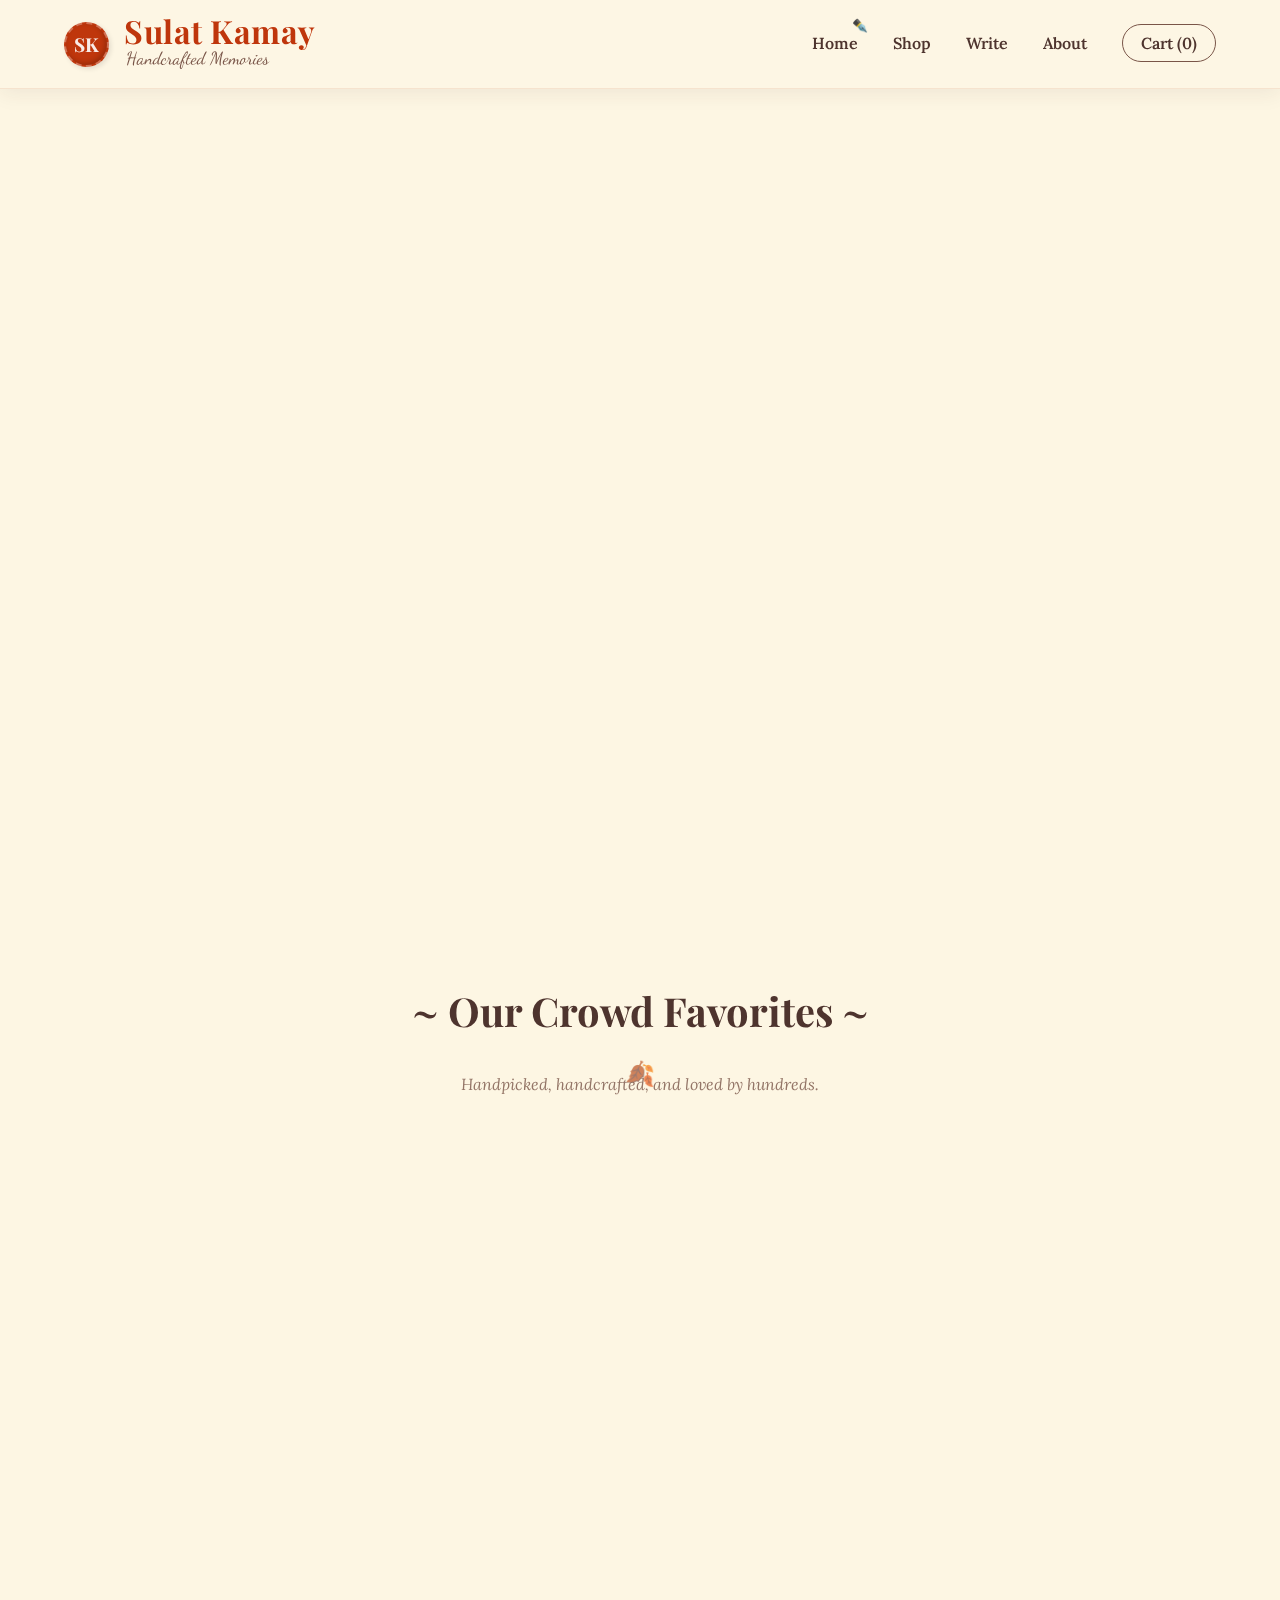
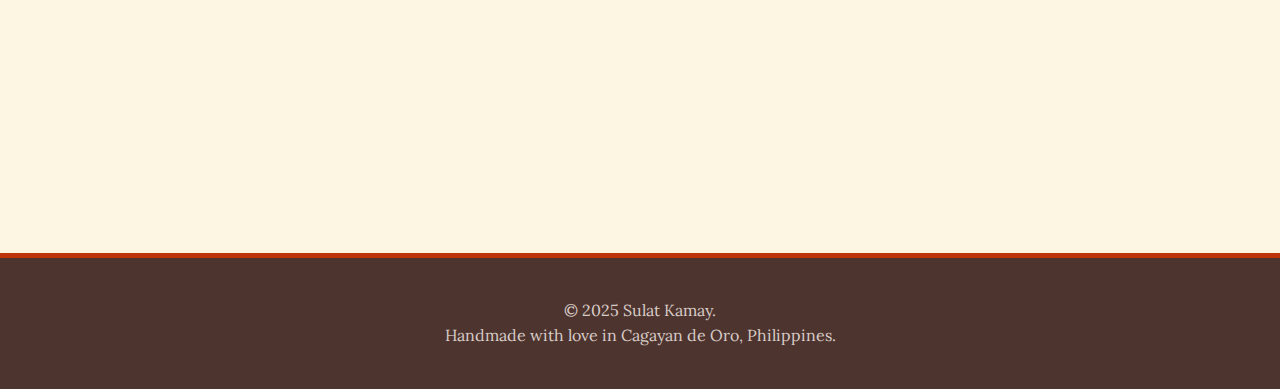
<file: index.html>
<!DOCTYPE html>
<html lang="en">
<head>
    <meta charset="UTF-8">
    <meta name="viewport" content="width=device-width, initial-scale=1.0">
    <title>Sulat Kamay | Handcrafted Memories</title>
    <link rel="stylesheet" href="style.css">
    <link rel="preconnect" href="https://fonts.googleapis.com">
    <link rel="preconnect" href="https://fonts.gstatic.com" crossorigin>
    <link href="https://fonts.googleapis.com/css2?family=Dancing+Script:wght@500;700&family=Lora:ital,wght@0,400;0,600;1,400&family=Playfair+Display:wght@700&display=swap" rel="stylesheet">
</head>
<body>

    <!-- Falling Leaves Background Animation -->
    <div class="autumn-bg">
        <div class="leaf"></div>
        <div class="leaf"></div>
        <div class="leaf"></div>
        <div class="leaf"></div>
    </div>

    <!-- Navigation Header -->
    <nav>
        <div class="brand-container" onclick="window.location.href='index.html'">
            <div class="wax-seal-logo">SK</div>
            <div class="logo-text">
                <h1 class="main-logo">Sulat Kamay</h1>
                <span class="tagline">Handcrafted Memories</span>
            </div>
        </div>

        <ul class="nav-links">
            <li><a href="index.html" class="active">Home</a></li>
            <li><a href="shop.html">Shop</a></li>
            <li><a href="customize.html">Write</a></li>
            <li><a href="about.html">About</a></li>
            <li><a href="#" id="cart-btn" class="cart-link">Cart (<span id="cart-count">0</span>)</a></li>
        </ul>
    </nav>

    <!-- Hero Section: The "Desk Flatlay" -->
    <header class="hero">
        <!-- Scattered Decor -->
        <img src="assets/polaroids.jpg" class="desk-decor decor-1" alt="Memory" onerror="this.style.display='none'">
        <img src="assets/giftbox-love.jpg" class="desk-decor decor-2" alt="Love Box" onerror="this.style.display='none'">
        <img src="assets/addon-bouquet.jpg" class="desk-decor decor-3" alt="Dried Flower" onerror="this.style.display='none'">

        <!-- The Main Letter Paper -->
        <div class="hero-paper">
            <div class="coffee-stain"></div>
            <div class="handwriting-container">
                <span id="typing-text"></span><span class="cursor"></span>
            </div>
            <!-- Intriguing Bottom Section -->
            <div class="static-hero-text">
                <h3 class="hero-tagline">Don't let the moment fade.</h3>
                <p class="hero-subtext">
                    Some words are too precious to be left unsaid.<br>
                    We help you package your memories with the warmth they deserve.
                </p>
                <a href="shop.html" class="cta-button">Send a Keepsake</a>
            </div>
        </div>
    </header>

    <!-- Best Sellers Section (Enhanced Layout) -->
    <section class="featured">
        <div class="section-header">
            <h2>~ Our Crowd Favorites ~</h2>
            <p class="section-subtitle">Handpicked, handcrafted, and loved by hundreds.</p>
        </div>

        <div class="highlight-grid">
            <!-- Product 1: Curated Box Love -->
            <div class="highlight-card best-seller">
                <div class="tape-strip"></div>
                <div class="badge-ribbon">Top Pick</div>
                <div class="polaroid-frame">
                    <img src="assets/giftbox-love.jpg" alt="Love Box" onerror="this.src='https://via.placeholder.com/300?text=Love+Box'">
                </div>
                <div class="product-details">
                    <div class="rating">★★★★★ <span class="review-count">(124 reviews)</span></div>
                    <h3>Curated Box "Love"</h3>
                    <p class="why-love"><strong>Why it's a favorite:</strong> The ultimate romantic gesture. Includes everything to make them feel truly special.</p>
                    <div class="price-row">
                        <span class="price-highlight">P280.00</span>
                        <button class="shop-now-btn" onclick="addToCart(1)">Add to Box ➝</button>
                    </div>
                </div>
            </div>

            <!-- Product 2: Curated Box Cute -->
            <div class="highlight-card">
                <div class="tape-strip"></div>
                <div class="polaroid-frame">
                    <img src="assets/giftbox-cute.jpg" alt="Cute Box" onerror="this.src='https://via.placeholder.com/300?text=Cute+Box'">
                </div>
                <div class="product-details">
                    <div class="rating">★★★★★ <span class="review-count">(89 reviews)</span></div>
                    <h3>Curated Box "Cute"</h3>
                    <p class="why-love"><strong>Why it's a favorite:</strong> Sweet, simple, and budget-friendly. Perfect for "just because" moments.</p>
                    <div class="price-row">
                        <span class="price-highlight">P190.00</span>
                        <button class="shop-now-btn" onclick="addToCart(2)">Add to Box ➝</button>
                    </div>
                </div>
            </div>
        </div>
    </section>

    <footer>
        <p>&copy; 2025 Sulat Kamay. <br>Handmade with love in Cagayan de Oro, Philippines.</p>
    </footer>

    <!-- Enhanced Cart Modal -->
    <div id="cart-modal" class="modal">
        <div class="modal-content">
            <span class="close">&times;</span>
            <div class="modal-header">
                <h2>Your Keepsake Box</h2>
                <p>Memories collected so far...</p>
            </div>
            <ul id="cart-items">
                <!-- JS will inject items here -->
            </ul>
            <div class="cart-summary">
                <div class="total-row">
                    <span>Total:</span>
                    <strong>P<span id="cart-total">0.00</span></strong>
                </div>
                <button class="cta-button" style="width:100%" onclick="alert('Screenshot this list and DM it to us on Instagram!')">Checkout via DM</button>
            </div>
        </div>
    </div>

    <script src="script.js"></script>
</body>
</html>
</file>
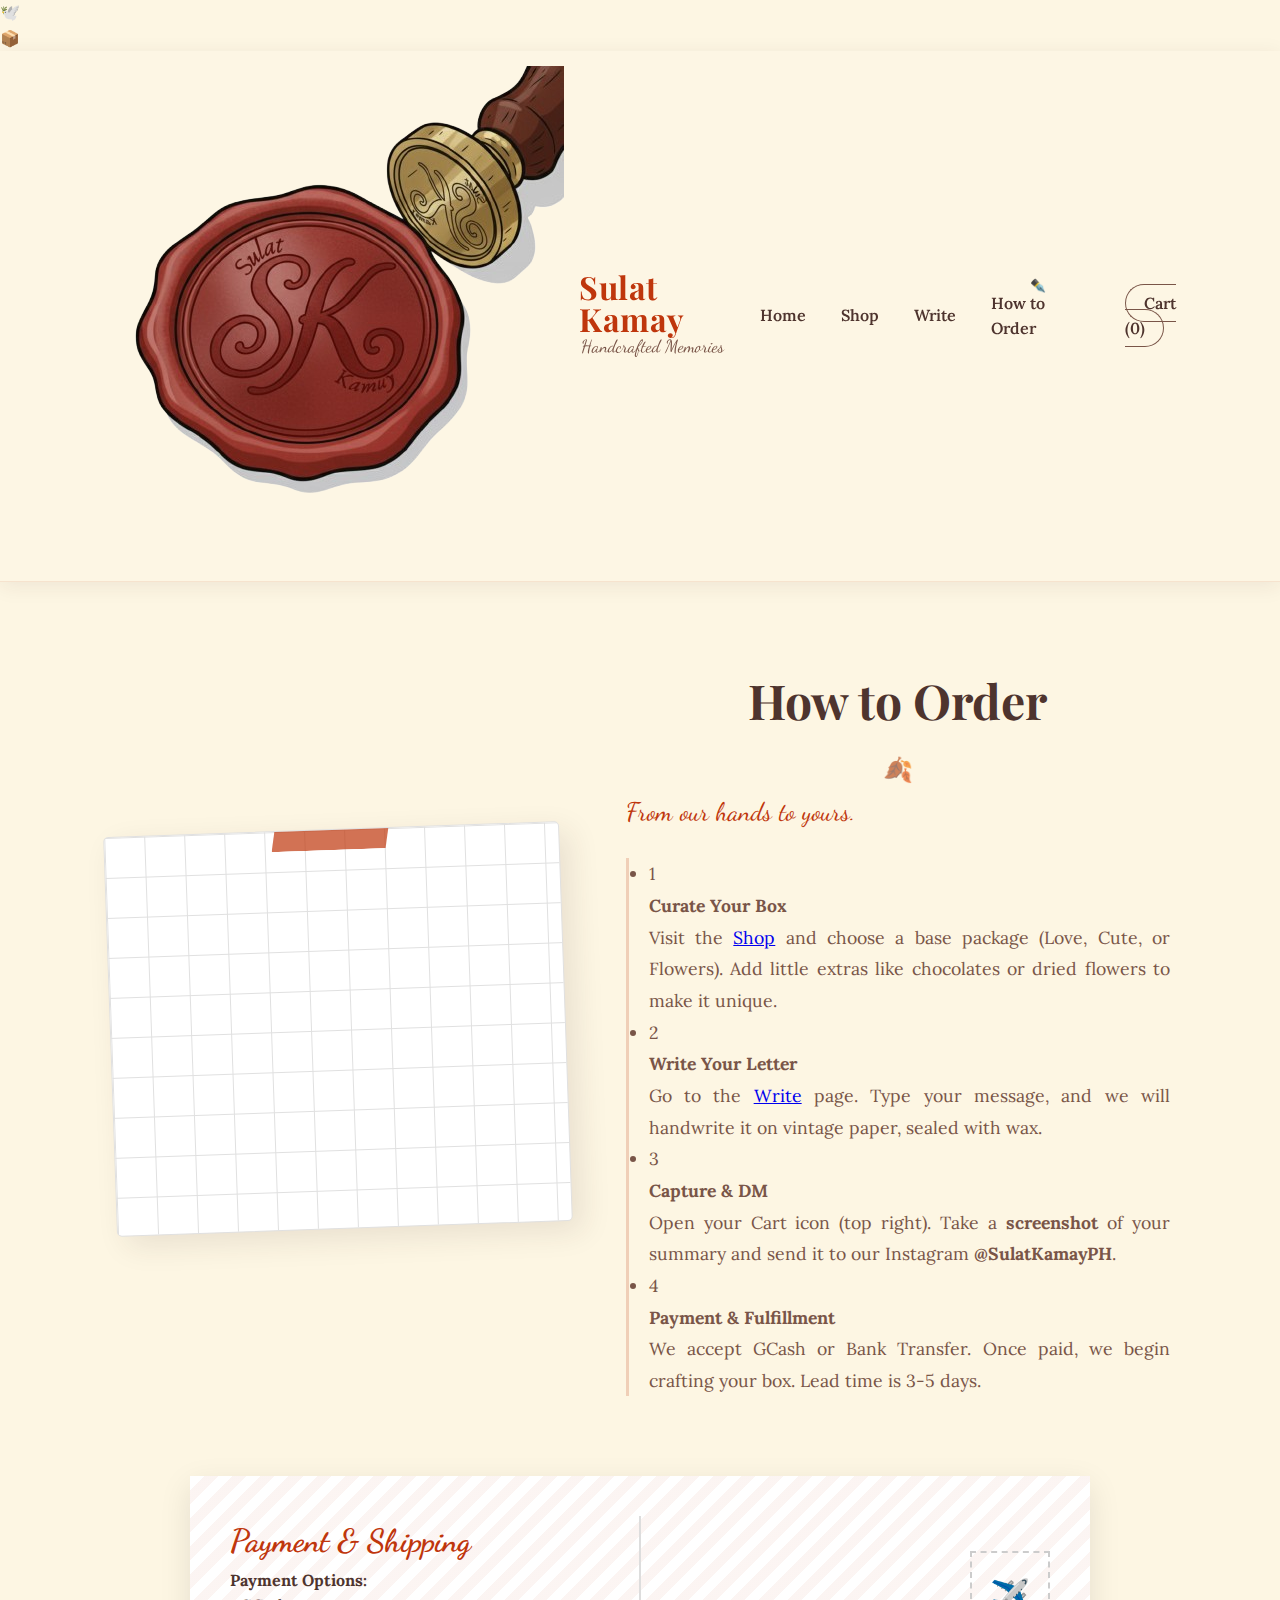
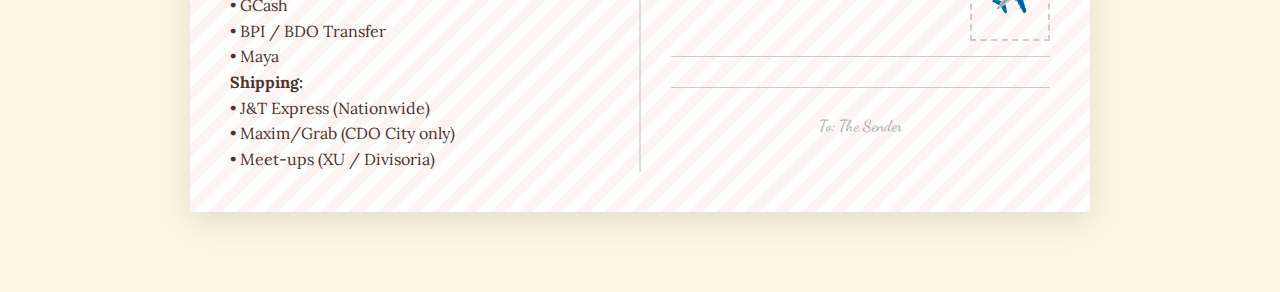
<file: about.html>
<!DOCTYPE html>
<html lang="en">
<head>
    <meta charset="UTF-8">
    <meta name="viewport" content="width=device-width, initial-scale=1.0">
    <title>How to Order | Sulat Kamay</title>
    <link rel="stylesheet" href="style.css">
    <link href="https://fonts.googleapis.com/css2?family=Dancing+Script:wght@600&family=Lora:ital,wght@0,400;0,600;1,400&family=Playfair+Display:wght@700&display=swap" rel="stylesheet">
</head>
<body>
    <!-- Atmospheric Background -->
    <div class="autumn-atmosphere">
        <div class="bg-item leaf l1">🍂</div>
        <div class="bg-item bird b1">🕊️</div>
        <div class="bg-item floater f2">📦</div>
    </div>

    <nav>
        <div class="brand-container" onclick="window.location.href='index.html'">
            <img src="assets/sk-seal.png" class="nav-logo-img" alt="SK Logo">
            <div class="logo-text">
                <h1 class="main-logo">Sulat Kamay</h1>
                <span class="tagline">Handcrafted Memories</span>
            </div>
        </div>
        <ul class="nav-links">
            <li><a href="index.html">Home</a></li>
            <li><a href="shop.html">Shop</a></li>
            <li><a href="customize.html">Write</a></li>
            <li><a href="about.html" class="active">How to Order</a></li>
            <li><a href="#" id="cart-btn" class="cart-link">Cart (<span id="cart-count">0</span>)</a></li>
        </ul>
    </nav>

    <!-- THE ORDERING JOURNEY (Animated Ink Map) -->
    <section class="bio-section guide-section">
        
        <!-- Visual Map -->
        <div class="bio-visuals">
            <!-- The Ink Line -->
            <svg class="journey-svg" viewBox="0 0 400 300">
                <!-- Path adapted to look like a process flow -->
                <path class="journey-path" d="M30,250 Q60,250 80,200 T150,120 T250,80 T350,150" />
            </svg>

            <!-- Pop-up Steps -->
            <div class="journey-icon icon-1" data-label="1. Curate">🛒</div>
            <div class="journey-icon icon-2" data-label="2. Compose">✍️</div>
            <div class="journey-icon icon-3" data-label="3. Capture">📸</div>
            <div class="journey-icon icon-4" data-label="4. Confirm">💳</div>
        </div>

        <!-- Instructions -->
        <div class="bio-text">
            <h2>How to Order</h2>
            <span class="bio-subtitle">From our hands to yours.</span>
            
            <div class="bio-desc">
                <ul class="process-list">
                    <li>
                        <span class="step-marker">1</span>
                        <div class="step-detail">
                            <strong>Curate Your Box</strong>
                            <p>Visit the <a href="shop.html">Shop</a> and choose a base package (Love, Cute, or Flowers). Add little extras like chocolates or dried flowers to make it unique.</p>
                        </div>
                    </li>
                    <li>
                        <span class="step-marker">2</span>
                        <div class="step-detail">
                            <strong>Write Your Letter</strong>
                            <p>Go to the <a href="customize.html">Write</a> page. Type your message, and we will handwrite it on vintage paper, sealed with wax.</p>
                        </div>
                    </li>
                    <li>
                        <span class="step-marker">3</span>
                        <div class="step-detail">
                            <strong>Capture & DM</strong>
                            <p>Open your Cart icon (top right). Take a <strong>screenshot</strong> of your summary and send it to our Instagram <strong>@SulatKamayPH</strong>.</p>
                        </div>
                    </li>
                    <li>
                        <span class="step-marker">4</span>
                        <div class="step-detail">
                            <strong>Payment & Fulfillment</strong>
                            <p>We accept GCash or Bank Transfer. Once paid, we begin crafting your box. Lead time is 3-5 days.</p>
                        </div>
                    </li>
                </ul>
            </div>
        </div>
    </section>

    <!-- Payment & Shipping Postcard -->
    <section class="contact-postcard">
        <div class="postcard-left">
            <h3 style="font-family:'Dancing Script'; font-size:2rem; color:var(--accent-rust);">Payment & Shipping</h3>
            <div class="info-grid">
                <div class="info-item">
                    <strong>Payment Options:</strong>
                    <p>• GCash<br>• BPI / BDO Transfer<br>• Maya</p>
                </div>
                <div class="info-item">
                    <strong>Shipping:</strong>
                    <p>• J&T Express (Nationwide)<br>• Maxim/Grab (CDO City only)<br>• Meet-ups (XU / Divisoria)</p>
                </div>
            </div>
        </div>
        <div class="postcard-right">
            <div class="stamp-box"><span>✈️</span></div>
            <div style="width:100%; border-bottom:1px solid #ccc; margin:15px 0;"></div>
            <div style="width:100%; border-bottom:1px solid #ccc; margin:15px 0;"></div>
            <p style="font-family:'Dancing Script'; color:#aaa; margin-top:10px;">To: The Sender</p>
        </div>
    </section>

    <!-- Cart Modal -->
    <div id="cart-modal" class="modal">
        <div class="modal-content">
            <span class="close">&times;</span>
            <div class="modal-header"><h2>Your Keepsake Box</h2></div>
            <ul id="cart-items"></ul>
            <div class="cart-summary">
                <p class="cart-total-display">Total: <strong>P<span id="cart-total">0.00</span></strong></p>
                <button class="cta-button" style="width:100%" onclick="alert('Please take a screenshot of this list and DM it to @SulatKamayPH on Instagram to finalize your order!')">Checkout via DM</button>
            </div>
        </div>
    </div>

    <script src="script.js"></script>
</body>
</html>
</file>
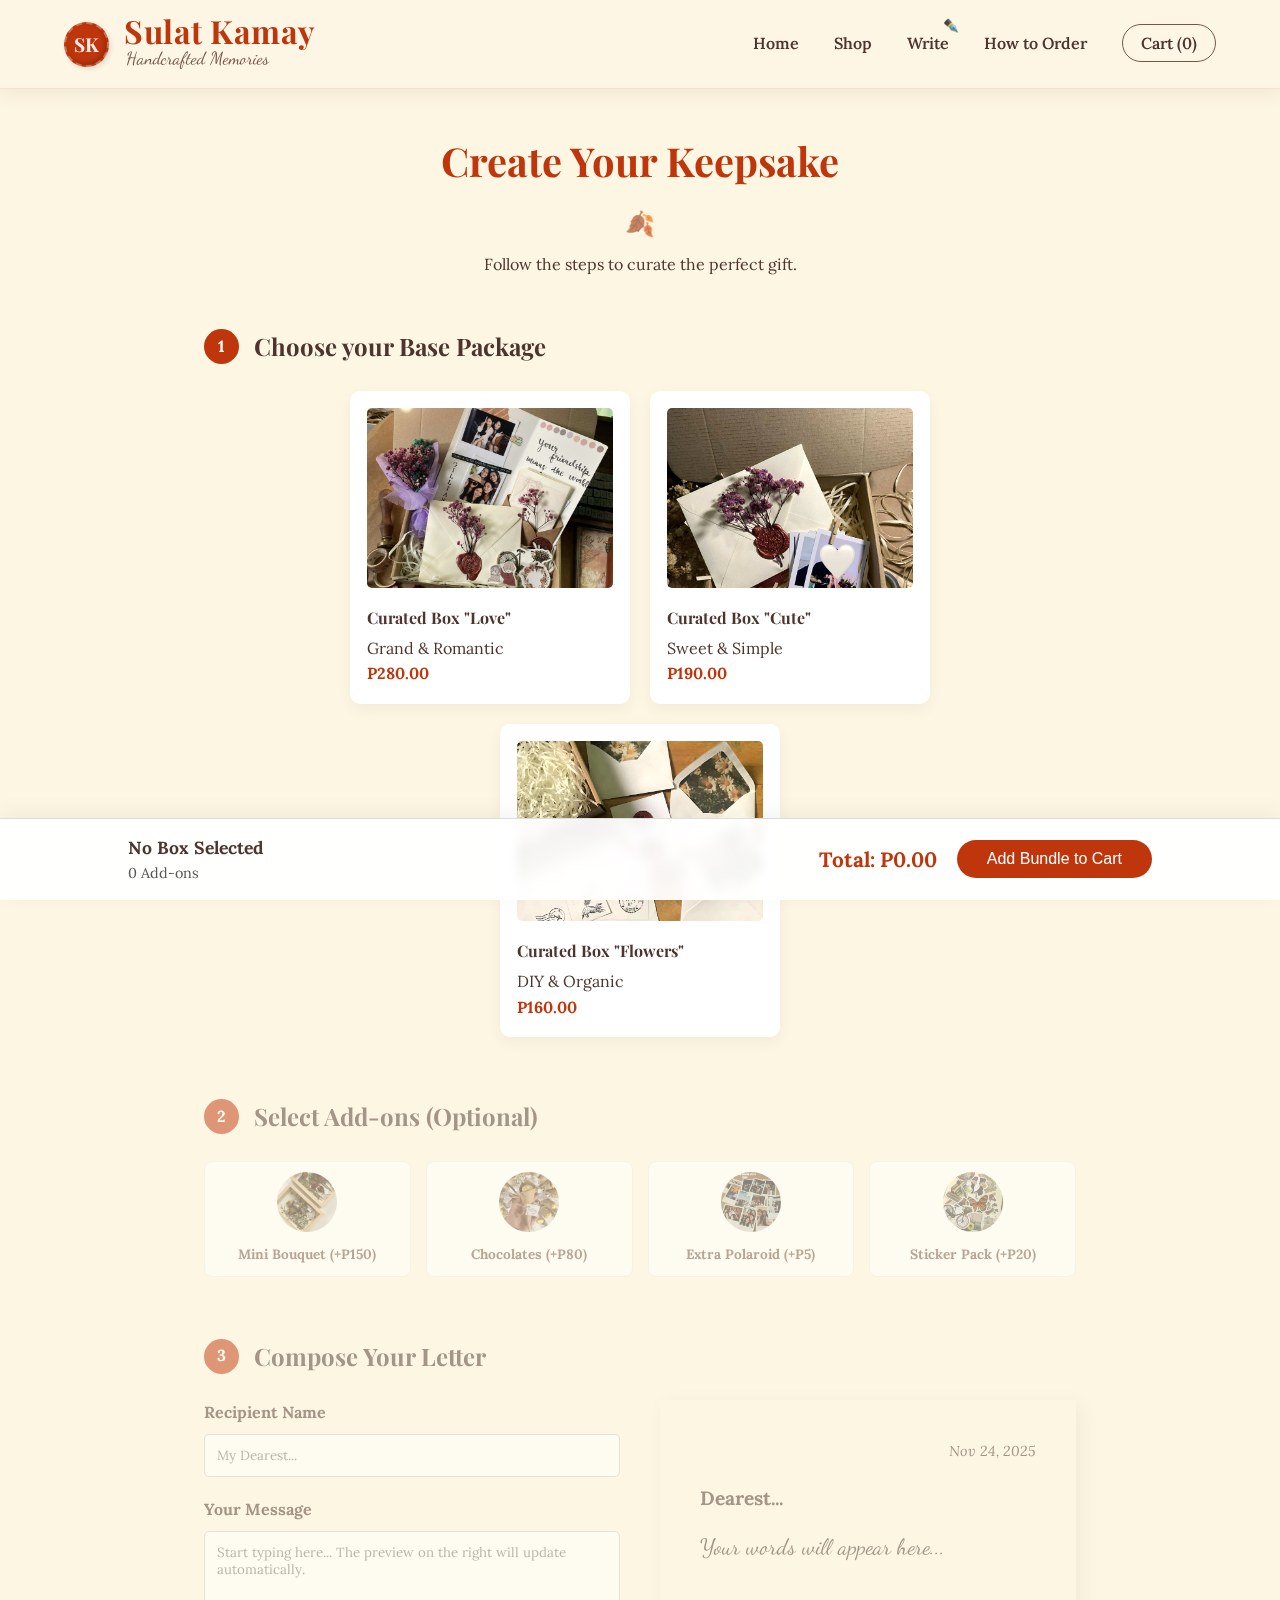
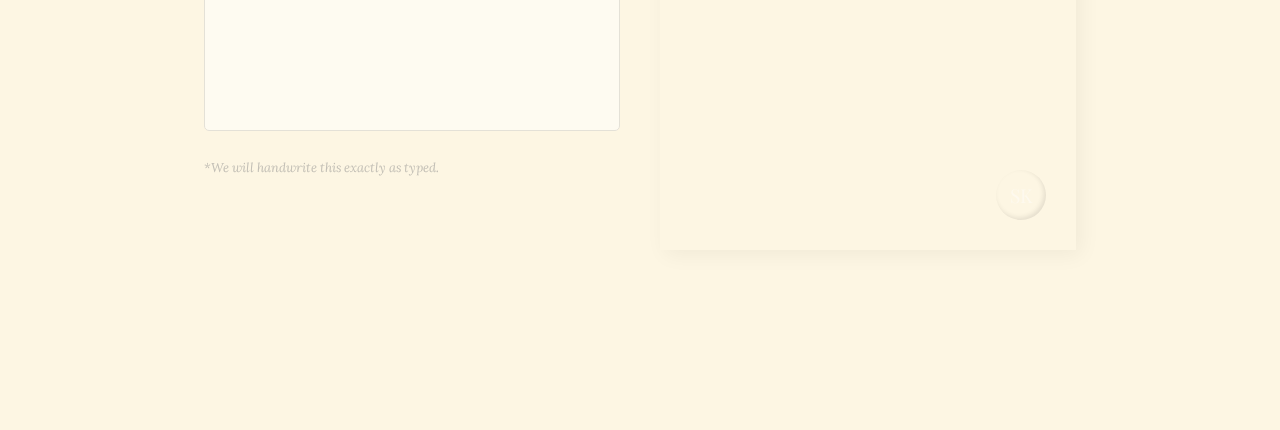
<file: customize.html>
<!DOCTYPE html>
<html lang="en">
<head>
    <meta charset="UTF-8">
    <meta name="viewport" content="width=device-width, initial-scale=1.0">
    <title>Build Your Box | Sulat Kamay</title>
    <link rel="stylesheet" href="style.css">
    <link href="https://fonts.googleapis.com/css2?family=Dancing+Script:wght@600&family=Lora:ital,wght@0,400;0,600;1,400&family=Playfair+Display:wght@700&display=swap" rel="stylesheet">
</head>
<body>
    <div class="autumn-bg"><div class="leaf"></div><div class="leaf"></div></div>

    <nav>
        <div class="brand-container" onclick="window.location.href='index.html'">
            <div class="wax-seal-logo">SK</div>
            <div class="logo-text">
                <h1 class="main-logo">Sulat Kamay</h1>
                <span class="tagline">Handcrafted Memories</span>
            </div>
        </div>
        <ul class="nav-links">
            <li><a href="index.html">Home</a></li>
            <li><a href="shop.html">Shop</a></li>
            <li><a href="customize.html" class="active">Write</a></li>
            <li><a href="about.html">How to Order</a></li>
            <li><a href="#" id="cart-btn" class="cart-link">Cart (<span id="cart-count">0</span>)</a></li>
        </ul>
    </nav>

    <div class="builder-wrapper">
        <header class="builder-header">
            <h2>Create Your Keepsake</h2>
            <p>Follow the steps to curate the perfect gift.</p>
        </header>

        <!-- STEP 1: CHOOSE BOX -->
        <!-- FIX: Added 'active' class so this section is clickable immediately -->
        <section class="build-step active" id="step-1">
            <div class="step-title">
                <span class="step-num">1</span>
                <h3>Choose your Base Package</h3>
            </div>
            <div class="box-selection-grid">
                <!-- Love Option -->
                <div class="selection-card theme-love" onclick="selectBox(1, 280, 'Love')">
                    <div class="card-img">
                        <img src="assets/giftbox-love.jpg" alt="Love" onerror="this.src='https://via.placeholder.com/300'">
                    </div>
                    <div class="card-info">
                        <h4>Curated Box "Love"</h4>
                        <p>Grand & Romantic</p>
                        <span class="price">P280.00</span>
                    </div>
                    <div class="check-mark">✔</div>
                </div>

                <!-- Cute Option -->
                <div class="selection-card theme-cute" onclick="selectBox(2, 190, 'Cute')">
                    <div class="card-img">
                        <img src="assets/giftbox-cute.jpg" alt="Cute" onerror="this.src='https://via.placeholder.com/300'">
                    </div>
                    <div class="card-info">
                        <h4>Curated Box "Cute"</h4>
                        <p>Sweet & Simple</p>
                        <span class="price">P190.00</span>
                    </div>
                    <div class="check-mark">✔</div>
                </div>

                <!-- Flower Option -->
                <div class="selection-card theme-flowers" onclick="selectBox(3, 160, 'Flowers')">
                    <div class="card-img">
                        <img src="assets/giftbox-flowers.jpg" alt="Flowers" onerror="this.src='https://via.placeholder.com/300'">
                    </div>
                    <div class="card-info">
                        <h4>Curated Box "Flowers"</h4>
                        <p>DIY & Organic</p>
                        <span class="price">P160.00</span>
                    </div>
                    <div class="check-mark">✔</div>
                </div>
            </div>
        </section>

        <!-- STEP 2: ADD-ONS -->
        <section class="build-step" id="step-2">
            <div class="step-title">
                <span class="step-num">2</span>
                <h3>Select Add-ons (Optional)</h3>
            </div>
            <div class="addon-grid">
                <div class="addon-item" onclick="toggleAddon(this, 'Bouquet', 150)">
                    <img src="assets/addon-bouquet.jpg" onerror="this.src='https://via.placeholder.com/100'">
                    <span>Mini Bouquet (+P150)</span>
                </div>
                <div class="addon-item" onclick="toggleAddon(this, 'Chocolates', 80)">
                    <img src="assets/addon-choco.jpg" onerror="this.src='https://via.placeholder.com/100'">
                    <span>Chocolates (+P80)</span>
                </div>
                <div class="addon-item" onclick="toggleAddon(this, 'Polaroid', 5)">
                    <img src="assets/polaroids.jpg" onerror="this.src='https://via.placeholder.com/100'">
                    <span>Extra Polaroid (+P5)</span>
                </div>
                <div class="addon-item" onclick="toggleAddon(this, 'Stickers', 20)">
                    <img src="assets/addon-stickers.jpg" onerror="this.src='https://via.placeholder.com/100'">
                    <span>Sticker Pack (+P20)</span>
                </div>
            </div>
        </section>

        <!-- STEP 3: WRITE LETTER -->
        <section class="build-step" id="step-3">
            <div class="step-title">
                <span class="step-num">3</span>
                <h3>Compose Your Letter</h3>
            </div>
            
            <div class="writing-desk">
                <div class="input-panel">
                    <label>Recipient Name</label>
                    <input type="text" id="recipient-name" placeholder="My Dearest...">
                    
                    <label>Your Message</label>
                    <textarea id="letter-content" placeholder="Start typing here... The preview on the right will update automatically."></textarea>
                    
                    <p class="note">*We will handwrite this exactly as typed.</p>
                </div>

                <div class="preview-panel">
                    <div id="letter-preview" class="paper default-paper">
                        <div class="decor-layer"></div>
                        <p id="preview-date">Nov 24, 2025</p>
                        <h4 id="preview-name">Dearest...</h4>
                        <div id="preview-body">Your words will appear here...</div>
                        <div class="seal-stamp">SK</div>
                    </div>
                </div>
            </div>
        </section>
    </div>

    <!-- STICKY FOOTER SUMMARY -->
    <div class="builder-summary">
        <div class="summary-text">
            <span id="selected-box-name">No Box Selected</span>
            <span id="addon-count">0 Add-ons</span>
        </div>
        <div class="summary-action">
            <div class="total-price">Total: P<span id="builder-total">0.00</span></div>
            <button class="checkout-btn" onclick="addBundleToCart()">Add Bundle to Cart</button>
        </div>
    </div>

    <!-- Cart Modal -->
    <div id="cart-modal" class="modal">
        <div class="modal-content">
            <span class="close">&times;</span>
            <h2>Your Keepsake Box</h2>
            <ul id="cart-items"></ul>
            <div class="cart-summary">
                <p>Total: <strong>P<span id="cart-total">0.00</span></strong></p>
                <button class="checkout-btn">Checkout via DM</button>
            </div>
        </div>
    </div>

    <script src="script.js"></script>
</body>
</html>
</file>
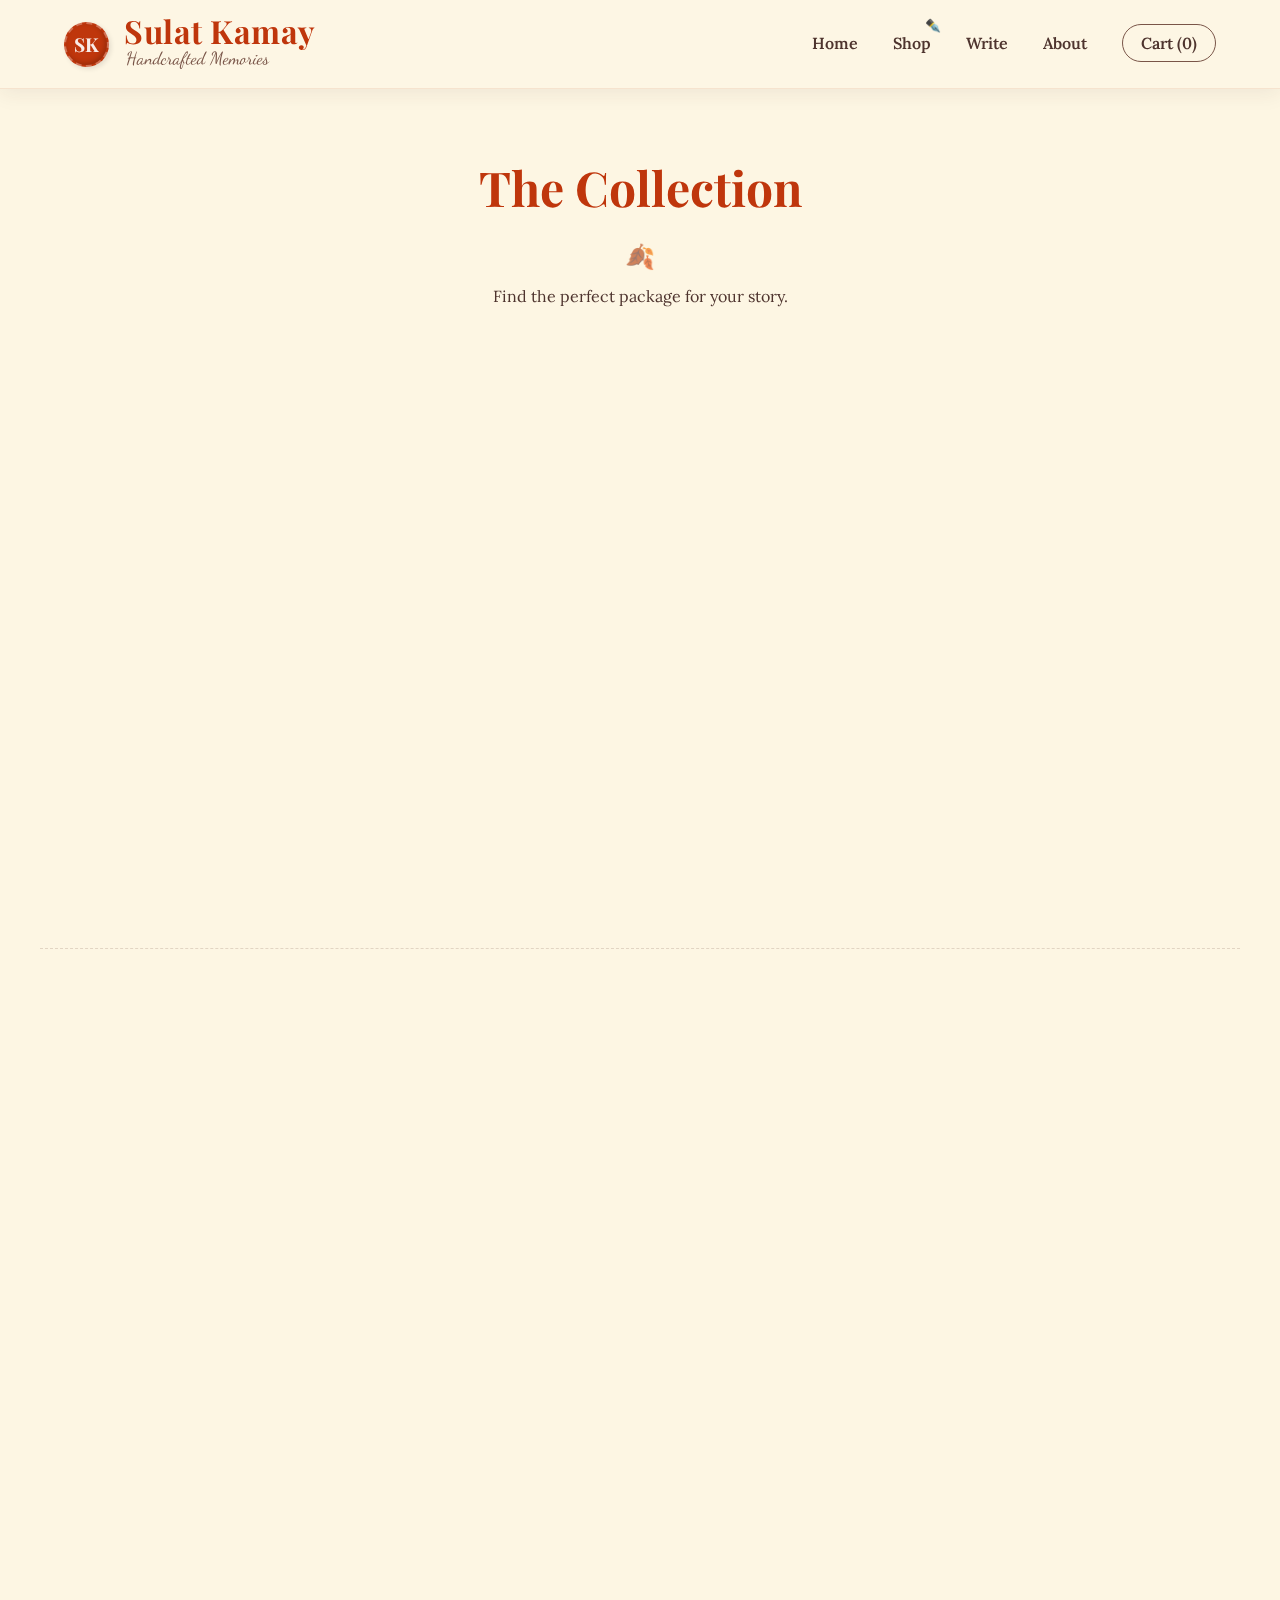
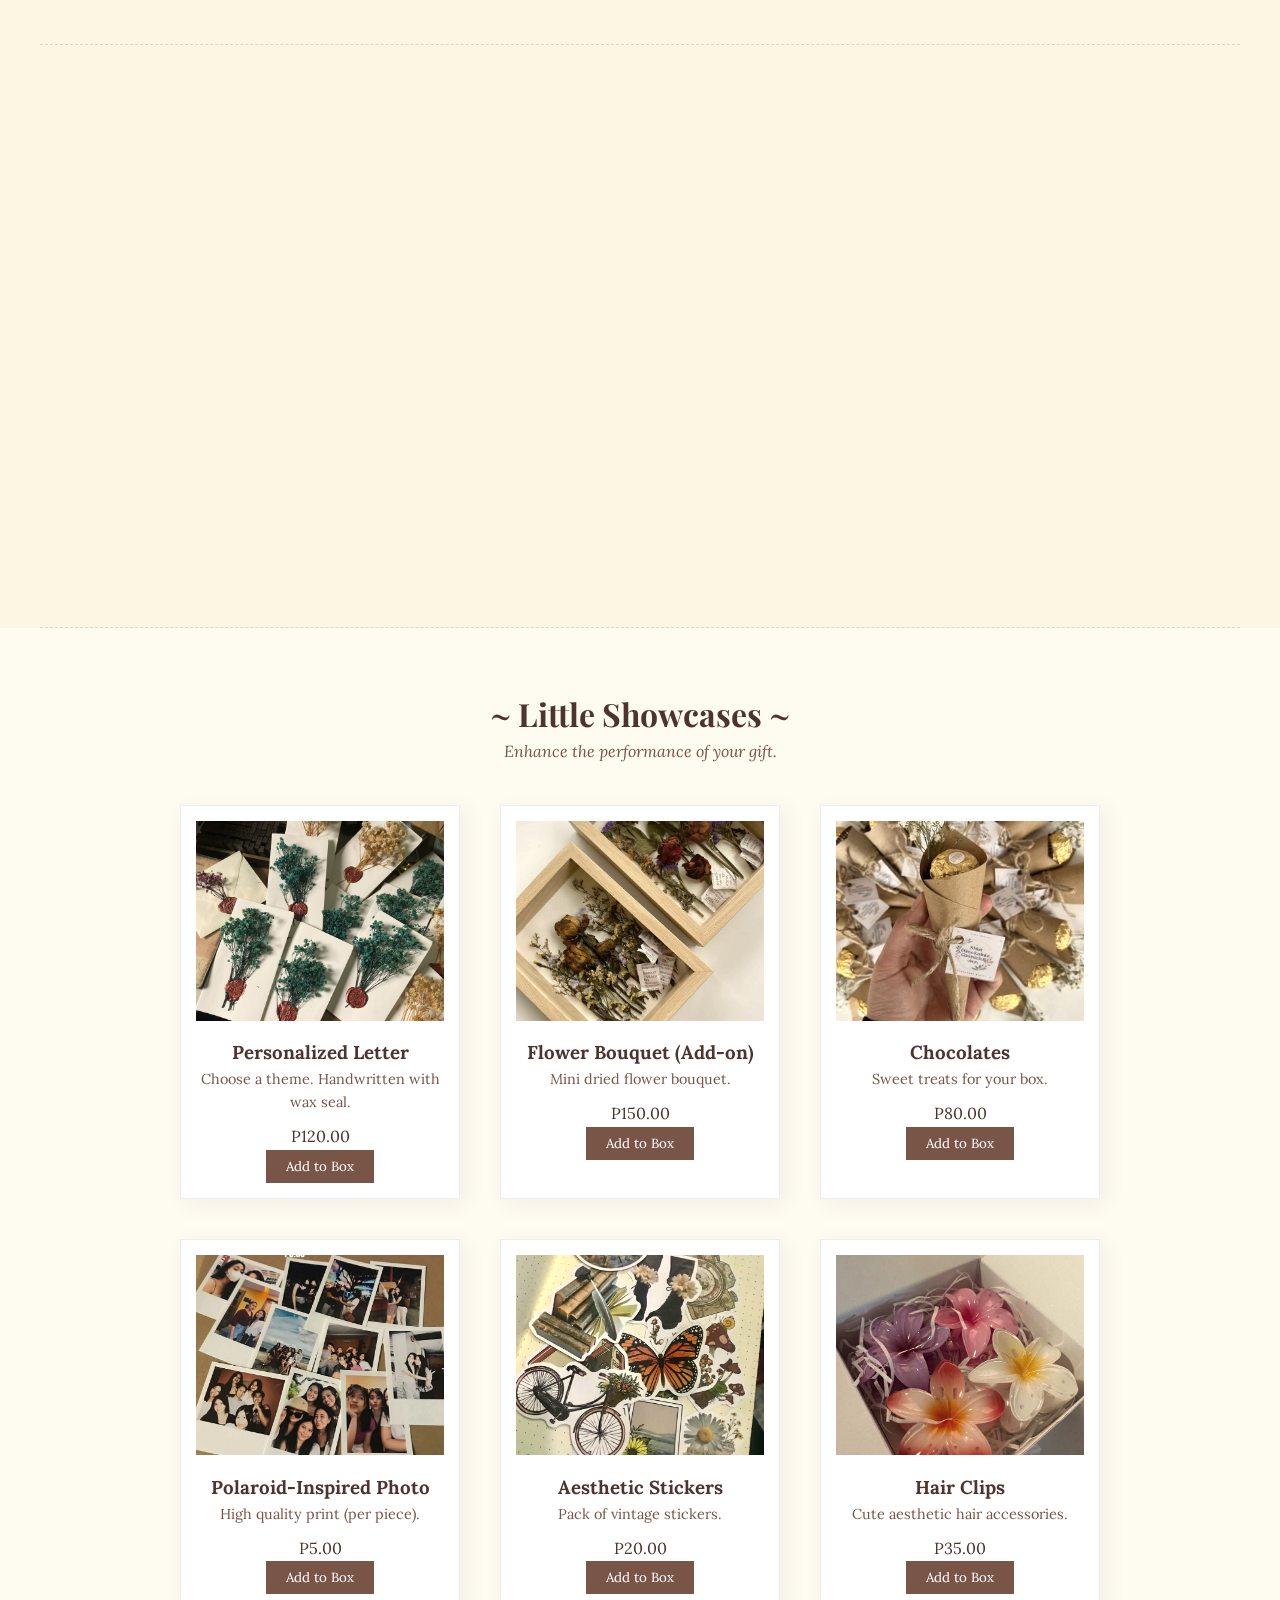
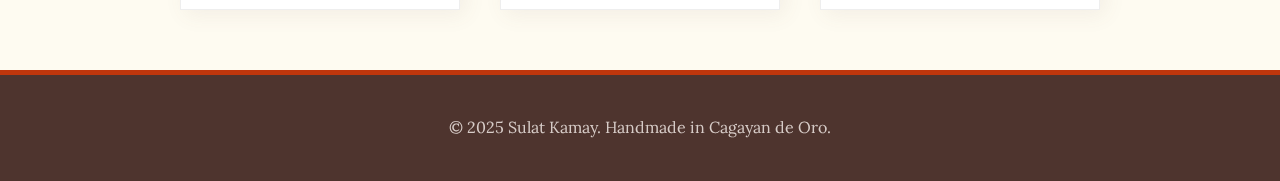
<file: shop.html>
<!DOCTYPE html>
<html lang="en">
<head>
    <meta charset="UTF-8">
    <meta name="viewport" content="width=device-width, initial-scale=1.0">
    <title>Shop | Sulat Kamay</title>
    <link rel="stylesheet" href="style.css">
    <link href="https://fonts.googleapis.com/css2?family=Dancing+Script:wght@600&family=Lora:ital,wght@0,400;0,600;1,400&family=Playfair+Display:wght@700&display=swap" rel="stylesheet">
</head>
<body>
    <!-- Background -->
    <div class="autumn-bg"><div class="leaf"></div><div class="leaf"></div></div>

    <!-- Navigation -->
    <nav>
        <div class="brand-container" onclick="window.location.href='index.html'">
            <div class="wax-seal-logo">SK</div>
            <div class="logo-text">
                <h1 class="main-logo">Sulat Kamay</h1>
                <span class="tagline">Handcrafted Memories</span>
            </div>
        </div>
        <ul class="nav-links">
            <li><a href="index.html">Home</a></li>
            <li><a href="shop.html" class="active">Shop</a></li>
            <li><a href="customize.html">Write</a></li>
            <li><a href="about.html">About</a></li>
            <li><a href="#" id="cart-btn" class="cart-link">Cart (<span id="cart-count">0</span>)</a></li>
        </ul>
    </nav>

    <header class="shop-intro">
        <h2>The Collection</h2>
        <p>Find the perfect package for your story.</p>
    </header>

    <!-- ==========================================
         SHOWROOM 1: THE GRAND SUITE (LOVE)
         ========================================== -->
    <section class="showroom showroom-love">
        <div class="showroom-content">
            <div class="showroom-text">
                <span class="tag-grand">★ The Grand Showroom</span>
                <h2>Curated Box "Love"</h2>
                <p class="description">
                    The ultimate romantic gesture. This is our most luxurious package, designed to leave a lasting impression. 
                    It holds the weight of your emotions in every detail.
                </p>
                <ul class="features">
                    <li>✦ Personalized & Printed Letters</li>
                    <li>✦ Premium Dried Flower Bouquet</li>
                    <li>✦ 5 Polaroid Memories</li>
                    <li>✦ Double Wax Seal Finish</li>
                </ul>
                <div class="price-block">
                    <span class="price">P280.00</span>
                    <button class="add-btn primary" onclick="addToCart(1)">Add to Box</button>
                </div>
            </div>
            <div class="showroom-image">
                <div class="frame-elegant">
                    <img src="assets/giftbox-love.jpg" alt="Love Box" onerror="this.src='https://via.placeholder.com/500'">
                </div>
            </div>
        </div>
    </section>

    <!-- ==========================================
         SHOWROOM 2: THE SWEET CORNER (CUTE)
         ========================================== -->
    <section class="showroom showroom-cute">
        <div class="showroom-content reverse">
            <div class="showroom-text">
                <span class="tag-sweet">♥ The Sweetest Pick</span>
                <h2>Curated Box "Cute"</h2>
                <p class="description">
                    Short, sweet, and straight to the heart. Perfect for monthsaries, apologies, or "just because." 
                    Small in size, but massive in sentiment.
                </p>
                <ul class="features">
                    <li>♥ Red Wax Seal Accent</li>
                    <li>♥ 3 Selected Polaroids</li>
                    <li>♥ Mini Bouquet</li>
                    <li>♥ Budget-Friendly Sweetness</li>
                </ul>
                <div class="price-block">
                    <span class="price">P190.00</span>
                    <button class="add-btn secondary" onclick="addToCart(2)">Add to Box</button>
                </div>
            </div>
            <div class="showroom-image">
                <div class="frame-tape">
                    <div class="washi-tape-top"></div>
                    <img src="assets/giftbox-cute.jpg" alt="Cute Box" onerror="this.src='https://via.placeholder.com/500'">
                </div>
            </div>
        </div>
    </section>

    <!-- ==========================================
         SHOWROOM 3: THE ADORABLE GARDEN (FLOWERS)
         ========================================== -->
    <section class="showroom showroom-flower">
        <div class="showroom-content">
            <div class="showroom-text">
                <span class="tag-friendly">✿ The Friendly Choice</span>
                <h2>Curated Box "Flowers"</h2>
                <p class="description">
                    The DIY Kit. Adorable, approachable, and open for your creativity. 
                    Gift it to a friend, a sibling, or yourself.
                </p>
                <ul class="features">
                    <li>✿ Complete DIY Stationery Set</li>
                    <li>✿ 4 Stamped Sheets & Envelopes</li>
                    <li>✿ Dried Flowers & Wax Seals</li>
                    <li>✿ Most Accessible Price</li>
                </ul>
                <div class="price-block">
                    <span class="price">P160.00</span>
                    <button class="add-btn tertiary" onclick="addToCart(3)">Add to Box</button>
                </div>
            </div>
            <div class="showroom-image">
                <div class="frame-organic">
                    <img src="assets/giftbox-flowers.jpg" alt="Flowers Box" onerror="this.src='https://via.placeholder.com/500'">
                </div>
            </div>
        </div>
    </section>

    <!-- ==========================================
         THE ACCESSORY SHOWCASE (ADD-ONS)
         ========================================== -->
    <section class="accessories-section">
        <div class="accessories-header">
            <h3>~ Little Showcases ~</h3>
            <p>Enhance the performance of your gift.</p>
        </div>
        <!-- JS will inject add-ons here -->
        <div id="addons-container" class="product-container"></div>
    </section>

    <footer>
        <p>&copy; 2025 Sulat Kamay. Handmade in Cagayan de Oro.</p>
    </footer>

    <!-- Cart Modal -->
    <div id="cart-modal" class="modal">
        <div class="modal-content">
            <span class="close">&times;</span>
            <h2>Your Keepsake Box</h2>
            <ul id="cart-items"></ul>
            <div class="cart-summary">
                <p>Total: <strong>P<span id="cart-total">0.00</span></strong></p>
                <button class="checkout-btn">Checkout via DM</button>
            </div>
        </div>
    </div>

    <script src="script.js"></script>
</body>
</html>
</file>
<file: style.css>
:root {
    /* Autumn / Golden Hour Palette */
    --bg-paper: #fdf6e3;        /* Warm Cream */
    --bg-texture: #f4e4bc;      /* Kraft Paper Base */
    --text-primary: #4e342e;    /* Deep Coffee Brown */
    --text-secondary: #795548;  /* Lighter Brown */
    --accent-rust: #bf360c;     /* Deep Autumn Red/Rust */
    --accent-gold: #ffb74d;     /* Soft Sunlight Gold */
    --accent-green: #556b2f;    /* Dried Olive Green */
    
    /* Fonts */
    --font-hand: 'Dancing Script', cursive;
    --font-serif: 'Lora', serif;
    --font-display: 'Playfair Display', serif;
}

* { margin: 0; padding: 0; box-sizing: border-box; }

body {
    font-family: var(--font-serif);
    background-color: var(--bg-paper);
    /* Subtle paper grain texture */
    background-image: url('https://www.transparenttextures.com/patterns/natural-paper.png');
    color: var(--text-primary);
    overflow-x: hidden;
    line-height: 1.6;
}

/* =========================================
   GLOBAL ANIMATIONS
   ========================================= */
@keyframes fadeInUp { from { opacity: 0; transform: translateY(30px); } to { opacity: 1; transform: translateY(0); } }
@keyframes slideDown { from { transform: translateY(-100%); } to { transform: translateY(0); } }
@keyframes floatPen { 0%, 100% { transform: translateY(0) rotate(0deg); } 50% { transform: translateY(-3px) rotate(5deg); } }
@keyframes fall {
    0% { transform: translateY(-10vh) rotate(0deg) translateX(0px); opacity: 0; }
    20% { opacity: 0.8; }
    100% { transform: translateY(110vh) rotate(360deg) translateX(50px); opacity: 0; }
}
@keyframes blink { 50% { opacity: 0; } }
@keyframes drawInk { to { stroke-dashoffset: 0; } }
@keyframes slideUpFade { from { transform: translateY(50px); opacity: 0; } to { transform: translateY(0); opacity: 1; } }
@keyframes drawPath { to { stroke-dashoffset: 0; } }
@keyframes popIn { to { opacity: 1; transform: scale(1); } }
@keyframes floatIcon { 0%, 100% { transform: translateY(0); } 50% { transform: translateY(-5px); } }

/* =========================================
   BACKGROUND & DECOR
   ========================================= */
.autumn-bg { position: fixed; top: 0; left: 0; width: 100%; height: 100%; pointer-events: none; z-index: -1; overflow: hidden; }
.leaf { position: absolute; width: 15px; height: 15px; background: var(--accent-rust); border-radius: 2px 10px; animation: fall linear infinite; opacity: 0; }
.leaf:nth-child(1) { left: 10%; animation-duration: 10s; background: var(--accent-gold); }
.leaf:nth-child(2) { left: 80%; animation-duration: 14s; background: var(--accent-green); animation-delay: 2s; }
.leaf:nth-child(3) { left: 40%; animation-duration: 12s; background: var(--text-secondary); animation-delay: 5s; }

/* =========================================
   NAVIGATION HEADER
   ========================================= */
nav {
    display: flex; justify-content: space-between; align-items: center;
    padding: 15px 5%; background: rgba(253, 246, 227, 0.98);
    position: sticky; top: 0; z-index: 1000;
    box-shadow: 0 4px 20px rgba(62, 39, 35, 0.08);
    border-bottom: 1px solid rgba(191, 54, 12, 0.1);
    animation: slideDown 0.8s ease-out;
}

.brand-container { display: flex; align-items: center; gap: 15px; cursor: pointer; }
.wax-seal-logo {
    width: 45px; height: 45px; background-color: var(--accent-rust); border-radius: 50%;
    display: flex; align-items: center; justify-content: center;
    color: rgba(255,255,255,0.9); font-family: var(--font-display); font-weight: bold; font-size: 1.2rem;
    border: 2px dashed rgba(255,255,255,0.3);
    box-shadow: inset -2px -2px 5px rgba(0,0,0,0.2), 2px 2px 5px rgba(0,0,0,0.1);
    transition: transform 0.3s ease;
}
.brand-container:hover .wax-seal-logo { transform: rotate(15deg); }
.logo-text { display: flex; flex-direction: column; justify-content: center; }
.main-logo { font-family: var(--font-display); font-size: 2rem; color: var(--accent-rust); line-height: 1; letter-spacing: 0.5px; }
.tagline { font-family: var(--font-hand); font-size: 1.1rem; color: var(--text-secondary); margin-top: -2px; margin-left: 2px; }

.nav-links { list-style: none; display: flex; align-items: center; gap: 35px; }
.nav-links a {
    text-decoration: none; color: var(--text-primary); font-weight: 600; font-size: 1rem;
    position: relative; padding: 5px 0; transition: color 0.3s;
}
.nav-links a::before {
    content: ''; position: absolute; bottom: 0; left: 0; width: 0; height: 2px;
    background-color: var(--accent-rust); transition: width 0.4s cubic-bezier(0.25, 1, 0.5, 1); border-radius: 2px;
}
.nav-links a:hover { color: var(--accent-rust); }
.nav-links a:hover::before { width: 100%; }
.nav-links a.active::after {
    content: '✒️'; position: absolute; top: -12px; right: -10px; font-size: 0.8rem; animation: floatPen 2s ease-in-out infinite;
}
.cart-link { border: 1px solid var(--text-secondary); padding: 8px 18px !important; border-radius: 30px; transition: 0.3s; }
.cart-link:hover { background: var(--accent-rust); border-color: var(--accent-rust); color: white !important; }
.cart-link:hover::before { width: 0 !important; }

/* =========================================
   HOME: HERO SECTION
   ========================================= */
.hero {
    min-height: 90vh; display: flex; align-items: center; justify-content: center;
    position: relative; overflow: hidden; padding: 20px;
    opacity: 0; animation: fadeInUp 1s 0.2s forwards;
}
.hero-paper {
    background: #fff; width: 100%; max-width: 650px; padding: 60px 50px;
    box-shadow: 0 15px 40px rgba(62, 39, 35, 0.15); transform: rotate(-2deg); border: 1px solid #e0e0e0;
    position: relative; z-index: 10;
    background-image: linear-gradient(rgba(0,0,0,0.02) 1px, transparent 1px); background-size: 100% 35px;
}
.handwriting-container { min-height: 140px; font-family: var(--font-hand); font-size: 2.4rem; color: var(--text-primary); line-height: 1.5; margin-bottom: 30px; }
.cursor { display: inline-block; width: 2px; height: 30px; background-color: var(--accent-rust); animation: blink 1s infinite; }

.desk-decor {
    position: absolute; z-index: 1; box-shadow: 2px 5px 15px rgba(0,0,0,0.15);
    border: 5px solid white; transition: transform 0.5s ease;
}
.desk-decor:hover { transform: scale(1.1) rotate(0deg) !important; z-index: 15; cursor: pointer; }
.decor-1 { top: 10%; left: 15%; transform: rotate(-15deg); width: 180px; }
.decor-2 { bottom: 15%; right: 15%; transform: rotate(10deg); width: 200px; }
.decor-3 { top: 20%; right: 20%; transform: rotate(25deg); width: 150px; border: none; box-shadow: none; filter: drop-shadow(5px 5px 10px rgba(0,0,0,0.2)); }
.coffee-stain {
    position: absolute; bottom: 50px; left: 40px; width: 100px; height: 100px; border-radius: 50%;
    border: 4px solid rgba(93, 64, 55, 0.1); box-shadow: 0 0 0 5px rgba(93, 64, 55, 0.05);
    pointer-events: none; z-index: 11; transform: scale(1.2) rotate(45deg);
}

.static-hero-text {
    margin-top: 40px; opacity: 0; transition: opacity 1s ease, transform 1s ease;
    transform: translateY(20px); border-top: 2px dashed rgba(191, 54, 12, 0.2); padding-top: 20px; text-align: center;
}
.static-hero-text.visible { opacity: 1; transform: translateY(0); }
.hero-tagline { font-family: var(--font-display); font-size: 1.4rem; color: var(--text-primary); margin-bottom: 10px; }
.hero-subtext { font-family: var(--font-serif); font-size: 1rem; color: var(--text-secondary); margin-bottom: 25px; font-style: italic; }

.cta-button {
    display: inline-flex; align-items: center; justify-content: center; padding: 15px 40px;
    background: radial-gradient(circle at 30% 30%, #d84315, #bf360c); color: #fff;
    text-decoration: none; border-radius: 50px; font-family: var(--font-display); font-size: 1.1rem;
    letter-spacing: 1px; box-shadow: 0 5px 15px rgba(191, 54, 12, 0.4); transition: 0.3s ease; border: 2px solid #a52a2a;
}
.cta-button:hover { transform: translateY(-3px) scale(1.05); box-shadow: 0 8px 25px rgba(191, 54, 12, 0.5); }
.cta-button::after { content: "➝"; margin-left: 10px; font-size: 1.2rem; transition: margin-left 0.3s; }
.cta-button:hover::after { margin-left: 15px; }

/* =========================================
   HOME: BEST SELLERS (Pinned Style)
   ========================================= */
.featured { padding: 80px 5%; max-width: 1200px; margin: 0 auto; position: relative; }
.section-header { text-align: center; margin-bottom: 60px; }
h2 { font-family: var(--font-display); font-size: 2.5rem; text-align: center; color: var(--text-primary); margin-bottom: 10px; }
h2::after { content: "🍂"; display: block; font-size: 1.5rem; margin-top: 10px; opacity: 0.8; }
.section-subtitle { font-family: var(--font-serif); color: var(--text-secondary); font-style: italic; opacity: 0.8; margin-top: -30px; }

.highlight-grid { display: flex; justify-content: center; gap: 60px; flex-wrap: wrap; }

.highlight-card {
    background: #fff; width: 380px; padding: 20px 20px 30px 20px;
    box-shadow: 0 10px 30px rgba(62, 39, 35, 0.1); position: relative; transition: all 0.4s ease;
    border: 1px solid #f0f0f0; opacity: 0; animation: fadeInUp 0.8s ease forwards;
}
.highlight-card:nth-child(1) { animation-delay: 0.2s; transform: rotate(-1deg); }
.highlight-card:nth-child(2) { animation-delay: 0.4s; transform: rotate(1deg); }
.highlight-card:hover { transform: translateY(-10px) rotate(0deg) !important; box-shadow: 0 20px 40px rgba(191, 54, 12, 0.15); z-index: 10; }

.tape-strip {
    width: 120px; height: 35px; background-color: rgba(224, 224, 224, 0.6); position: absolute;
    top: -15px; left: 50%; transform: translateX(-50%) rotate(-2deg); box-shadow: 0 2px 5px rgba(0,0,0,0.1); z-index: 5;
    clip-path: polygon(5% 0%, 100% 0%, 95% 100%, 0% 100%);
}
.badge-ribbon {
    position: absolute; top: -10px; right: -10px; background: var(--accent-rust); color: white;
    padding: 8px 15px; font-family: var(--font-display); font-size: 0.9rem; box-shadow: 2px 2px 10px rgba(0,0,0,0.2); z-index: 6;
}
.badge-ribbon::after { content: ''; position: absolute; bottom: -5px; right: 0; border-top: 5px solid #8c2605; border-right: 5px solid transparent; }

.polaroid-frame { padding: 10px; background: white; border: 1px solid #eee; margin-bottom: 20px; }
.polaroid-frame img { width: 100%; height: 280px; object-fit: cover; filter: sepia(0.15) contrast(1.05); transition: 0.4s; }

.product-details { text-align: left; padding: 0 10px; }
.rating { color: #ffc107; font-size: 1.1rem; margin-bottom: 5px; }
.review-count { color: #999; font-size: 0.8rem; font-family: var(--font-serif); }
.highlight-card h3 { font-family: var(--font-display); font-size: 1.6rem; color: var(--text-primary); margin-bottom: 10px; }
.why-love { font-family: var(--font-serif); font-size: 0.95rem; color: var(--text-secondary); line-height: 1.6; margin-bottom: 20px; border-top: 1px dashed #eee; padding-top: 10px; }
.why-love strong { color: var(--accent-rust); font-weight: 600; }
.price-row { display: flex; justify-content: space-between; align-items: center; margin-top: 15px; }
.price-highlight { font-family: var(--font-hand); color: var(--text-primary); font-size: 1.8rem; font-weight: bold; }
.shop-now-btn {
    padding: 10px 20px; background-color: transparent; border: 2px solid var(--accent-rust); color: var(--accent-rust);
    font-family: var(--font-display); border-radius: 30px; cursor: pointer; transition: 0.3s; font-size: 0.9rem;
}
.shop-now-btn:hover { background-color: var(--accent-rust); color: white; }

/* =========================================
   SHOP: SHOWROOMS
   ========================================= */
.shop-intro { text-align: center; padding: 60px 20px 20px; }
.shop-intro h2 { font-family: var(--font-display); font-size: 3rem; color: var(--accent-rust); }

.showroom { padding: 80px 5%; max-width: 1200px; margin: 0 auto; border-bottom: 1px dashed rgba(121, 85, 72, 0.2); }
.showroom-content { display: flex; align-items: center; justify-content: space-between; gap: 50px; opacity: 0; animation: fadeInUp 1s ease forwards; }
.showroom-content.reverse { flex-direction: row-reverse; }
.showroom-text { flex: 1; min-width: 300px; }
.showroom-image { flex: 1; min-width: 300px; display: flex; justify-content: center; }

.showroom h2 { text-align: left; font-size: 2.5rem; margin: 10px 0 20px; }
.showroom h2::after { display: none; }
.description { font-size: 1.1rem; line-height: 1.8; margin-bottom: 20px; color: var(--text-secondary); }
.features { list-style: none; margin-bottom: 30px; }
.features li { font-family: var(--font-serif); font-size: 1rem; margin-bottom: 8px; color: var(--text-primary); }
.price-block { display: flex; align-items: center; gap: 20px; }
.showroom .price { font-size: 2rem; margin: 0; font-family: var(--font-hand); color: var(--accent-rust); }

/* Showroom 1: Love */
.tag-grand { text-transform: uppercase; letter-spacing: 2px; font-size: 0.8rem; color: #d4af37; font-weight: bold; border-bottom: 1px solid #d4af37; }
.showroom-love h2 { color: #5d4037; }
.frame-elegant img { width: 100%; max-width: 450px; border: 10px solid #fff; outline: 1px solid #d4af37; box-shadow: 0 15px 30px rgba(0,0,0,0.15); transition: transform 0.4s; }
.frame-elegant:hover img { transform: scale(1.02); }
.add-btn.primary { background: #5d4037; color: #d4af37; border: 1px solid #5d4037; padding: 10px 25px; cursor: pointer; transition: 0.3s; font-family: var(--font-serif); }
.add-btn.primary:hover { background: #3e2723; }

/* Showroom 2: Cute */
.tag-sweet { font-family: var(--font-hand); font-size: 1.2rem; color: #e57373; }
.showroom-cute h2 { color: #e57373; }
.frame-tape { position: relative; transform: rotate(2deg); }
.washi-tape-top { width: 120px; height: 30px; background: rgba(229, 115, 115, 0.6); position: absolute; top: -15px; left: 50%; transform: translateX(-50%); z-index: 5; }
.frame-tape img { width: 100%; max-width: 400px; border: 8px solid #fff; box-shadow: 5px 5px 15px rgba(229, 115, 115, 0.2); border-radius: 20px; }
.add-btn.secondary { background: #e57373; color: white; border: none; border-radius: 20px; padding: 10px 25px; cursor: pointer; transition: 0.3s; font-family: var(--font-serif); }
.add-btn.secondary:hover { background: #ef5350; }

/* Showroom 3: Flowers */
.tag-friendly { font-family: var(--font-serif); font-style: italic; color: var(--accent-green); }
.showroom-flower h2 { color: var(--accent-green); }
.frame-organic img { width: 100%; max-width: 420px; border: 1px solid var(--accent-green); padding: 10px; background: #fff; box-shadow: 10px 10px 0 rgba(85, 107, 47, 0.1); }
.add-btn.tertiary { background: var(--accent-green); color: white; border: none; padding: 10px 25px; cursor: pointer; transition: 0.3s; font-family: var(--font-serif); }
.add-btn.tertiary:hover { background: #33691e; }

/* Accessories Grid */
.accessories-section { padding: 60px 5%; background: rgba(255,255,255,0.5); }
.accessories-header { text-align: center; margin-bottom: 40px; }
.accessories-header h3 { font-family: var(--font-display); font-size: 2rem; color: var(--text-primary); }
.accessories-header p { font-style: italic; color: var(--text-secondary); }
.product-container { display: flex; flex-wrap: wrap; gap: 40px; justify-content: center; }
.card { background: #fff; padding: 15px; border: 1px solid #eee; width: 280px; text-align: center; box-shadow: 5px 5px 20px rgba(121, 85, 72, 0.08); transition: 0.4s; }
.card:hover { transform: translateY(-8px); }
.card img { width: 100%; height: 200px; object-fit: cover; filter: sepia(0.2); margin-bottom: 10px; }
.add-btn { background: var(--text-secondary); color: white; border: none; padding: 8px 20px; cursor: pointer; font-family: var(--font-serif); }

/* =========================================
   CUSTOMIZE: BUNDLE BUILDER
   ========================================= */
.builder-wrapper { padding: 40px 5% 120px; max-width: 1000px; margin: 0 auto; }
.builder-header { text-align: center; margin-bottom: 50px; }
.builder-header h2 { font-family: var(--font-display); font-size: 2.5rem; color: var(--accent-rust); }

.build-step { margin-bottom: 60px; opacity: 0.5; pointer-events: none; transition: 0.3s; }
.build-step.active { opacity: 1; pointer-events: all; }
.step-title { display: flex; align-items: center; gap: 15px; margin-bottom: 25px; }
.step-num { background: var(--accent-rust); color: white; width: 35px; height: 35px; border-radius: 50%; display: flex; align-items: center; justify-content: center; font-weight: bold; }
.step-title h3 { font-family: var(--font-display); font-size: 1.5rem; color: var(--text-primary); }

.box-selection-grid { display: flex; gap: 20px; flex-wrap: wrap; justify-content: center; }
.selection-card { width: 280px; background: #fff; border: 2px solid transparent; border-radius: 10px; padding: 15px; cursor: pointer; transition: 0.3s; box-shadow: 0 5px 15px rgba(0,0,0,0.05); position: relative; }
.selection-card img { width: 100%; height: 180px; object-fit: cover; border-radius: 5px; margin-bottom: 10px; filter: sepia(0.2); }
.card-info h4 { font-family: var(--font-display); margin-bottom: 5px; }
.selection-card .price { font-weight: bold; color: var(--accent-rust); }
.check-mark { position: absolute; top: 10px; right: 10px; background: var(--accent-green); color: white; width: 25px; height: 25px; border-radius: 50%; display: none; align-items: center; justify-content: center; font-size: 0.8rem; }
.selection-card:hover { transform: translateY(-5px); }
.selection-card.selected { border-color: var(--accent-rust); box-shadow: 0 10px 20px rgba(191, 54, 12, 0.15); }
.selection-card.selected .check-mark { display: flex; }
.theme-love.selected { border-color: #d4af37; }
.theme-cute.selected { border-color: #e57373; }
.theme-flowers.selected { border-color: var(--accent-green); }

.addon-grid { display: flex; gap: 15px; flex-wrap: wrap; }
.addon-item { flex: 1; min-width: 120px; text-align: center; cursor: pointer; padding: 10px; border: 1px solid #eee; border-radius: 8px; background: #fff; transition: 0.2s; }
.addon-item img { width: 60px; height: 60px; object-fit: cover; border-radius: 50%; margin-bottom: 5px; }
.addon-item span { display: block; font-size: 0.85rem; font-weight: bold; color: var(--text-secondary); }
.addon-item:hover { background: #fafafa; }
.addon-item.selected { background: rgba(191, 54, 12, 0.1); border-color: var(--accent-rust); }

.writing-desk { display: flex; gap: 40px; flex-wrap: wrap; }
.input-panel, .preview-panel { flex: 1; min-width: 300px; }
.input-panel label { display: block; font-weight: bold; margin-bottom: 8px; color: var(--text-primary); }
.input-panel input, .input-panel textarea { width: 100%; padding: 12px; border: 1px solid #ccc; border-radius: 5px; font-family: var(--font-serif); margin-bottom: 20px; background: #fff; }
.input-panel textarea { height: 200px; resize: none; }
.note { font-size: 0.8rem; font-style: italic; color: #888; }

#letter-preview { min-height: 450px; padding: 40px; position: relative; box-shadow: 5px 5px 20px rgba(0,0,0,0.1); transition: 0.5s ease; overflow: hidden; }
#preview-date { text-align: right; font-style: italic; margin-bottom: 20px; font-size: 0.9rem; }
#preview-name { font-family: var(--font-serif); font-size: 1.2rem; margin-bottom: 15px; }
#preview-body { font-family: var(--font-hand); font-size: 1.4rem; line-height: 1.6; white-space: pre-wrap; }
.seal-stamp { position: absolute; bottom: 30px; right: 30px; width: 50px; height: 50px; border-radius: 50%; display: flex; align-items: center; justify-content: center; font-family: var(--font-display); color: rgba(255,255,255,0.8); font-size: 1.2rem; box-shadow: inset -2px -2px 5px rgba(0,0,0,0.2); }

.paper.style-Love { background-image: url('https://www.transparenttextures.com/patterns/linen.png'); background-color: #fffbf0; border: 2px solid #d4af37; }
.paper.style-Love .seal-stamp { background: #a52a2a; }
.paper.style-Cute { background-color: #fff0f5; border: 2px dashed #e57373; }
.paper.style-Cute .seal-stamp { background: #e57373; }
.paper.style-Cute::before { content: "♥ ♥ ♥"; position: absolute; top: 10px; left: 50%; transform: translateX(-50%); color: #e57373; letter-spacing: 10px; }
.paper.style-Flowers { background-color: #d7ccc8; color: #3e2723; }
.paper.style-Flowers .seal-stamp { background: var(--accent-green); }
.paper.style-Flowers::after { content: "✿"; position: absolute; bottom: 80px; right: 40px; font-size: 3rem; color: rgba(85, 107, 47, 0.2); }

.builder-summary { position: fixed; bottom: 0; left: 0; width: 100%; background: rgba(255, 255, 255, 0.95); border-top: 1px solid #ddd; padding: 15px 10%; display: flex; justify-content: space-between; align-items: center; box-shadow: 0 -5px 20px rgba(0,0,0,0.05); z-index: 900; backdrop-filter: blur(5px); }
.summary-text { display: flex; flex-direction: column; font-size: 0.9rem; color: #555; }
.summary-text span:first-child { font-weight: bold; color: var(--text-primary); font-size: 1.1rem; }
.summary-action { display: flex; align-items: center; gap: 20px; }
.total-price { font-size: 1.3rem; font-weight: bold; color: var(--accent-rust); }
.checkout-btn { background: var(--accent-rust); color: white; border: none; padding: 10px 30px; border-radius: 30px; cursor: pointer; font-size: 1rem; }
.checkout-btn:hover { background: #a02c0a; }

/* =========================================
   ABOUT PAGE: JOSIE'S JOURNEY
   ========================================= */
.bio-section { max-width: 1100px; margin: 0 auto; padding: 80px 20px; display: flex; flex-wrap: wrap; align-items: center; gap: 60px; position: relative; }
/* Left side visual map */
.bio-visuals { flex: 1; min-width: 300px; height: 400px; position: relative; background: #fff; border-radius: 5px; box-shadow: 10px 10px 30px rgba(62, 39, 35, 0.1); border: 1px solid #e0e0e0; overflow: hidden; background-image: linear-gradient(#e0e0e0 1px, transparent 1px), linear-gradient(90deg, #e0e0e0 1px, transparent 1px); background-size: 40px 40px; transform: rotate(-2deg); }
/* Washi Tape on map */
.bio-visuals::before { content: ''; position: absolute; top: -15px; left: 50%; transform: translateX(-50%); width: 120px; height: 35px; background-color: rgba(191, 54, 12, 0.7); clip-path: polygon(5% 0%, 100% 0%, 95% 100%, 0% 100%); z-index: 10; }
.journey-svg { width: 100%; height: 100%; position: absolute; top: 0; left: 0; }
.journey-path { fill: none; stroke: var(--text-primary); stroke-width: 3; stroke-linecap: round; stroke-linejoin: round; stroke-dasharray: 1000; stroke-dashoffset: 1000; animation: drawPath 4s linear forwards 0.5s; }
.journey-icon { position: absolute; font-size: 2.5rem; background: #fff; border-radius: 50%; width: 60px; height: 60px; display: flex; align-items: center; justify-content: center; box-shadow: 3px 3px 10px rgba(0,0,0,0.1); border: 2px dashed var(--accent-rust); opacity: 0; transform: scale(0); animation: popIn 0.6s cubic-bezier(0.175, 0.885, 0.32, 1.275) forwards, floatIcon 3s ease-in-out infinite; }
.icon-1 { top: 60%; left: 10%; animation-delay: 1s, 1.5s; }
.icon-2 { top: 30%; left: 35%; animation-delay: 2s, 2.5s; }
.icon-3 { top: 15%; left: 60%; animation-delay: 3s, 3.5s; }
.icon-4 { top: 55%; left: 80%; animation-delay: 4s, 4.5s; }
.journey-icon::after { content: attr(data-label); position: absolute; bottom: -25px; font-size: 0.8rem; font-family: var(--font-hand); color: var(--text-secondary); white-space: nowrap; font-weight: bold; }

.bio-text { flex: 1.2; min-width: 300px; }
.bio-text h2 { font-family: var(--font-display); font-size: 3rem; color: var(--text-primary); margin-bottom: 5px; }
.bio-subtitle { font-family: var(--font-hand); color: var(--accent-rust); font-size: 1.6rem; display: block; margin-bottom: 25px; }
.bio-desc { font-size: 1.1rem; line-height: 1.8; color: var(--text-secondary); text-align: justify; position: relative; padding-left: 20px; border-left: 3px solid rgba(191, 54, 12, 0.2); }
.highlight-text { background: linear-gradient(120deg, rgba(255, 183, 77, 0.4) 0%, rgba(255, 183, 77, 0.1) 100%); padding: 0 5px; border-radius: 4px; }

.contact-postcard { background: #fff; padding: 40px; display: flex; flex-wrap: wrap; box-shadow: 0 10px 30px rgba(0,0,0,0.1); max-width: 900px; margin: 0 auto 80px auto; background-image: repeating-linear-gradient(135deg, transparent, transparent 10px, rgba(191, 54, 12, 0.05) 10px, rgba(191, 54, 12, 0.05) 20px); }
.postcard-left { flex: 1; border-right: 2px solid #ddd; padding-right: 30px; }
.postcard-right { flex: 1; padding-left: 30px; display: flex; flex-direction: column; align-items: center; justify-content: center; }
.stamp-box { width: 80px; height: 90px; border: 2px dashed #ccc; display: flex; align-items: center; justify-content: center; font-size: 2rem; align-self: flex-end; color: #ccc; }

/* =========================================
   ENHANCED KEEPSAKE BOX (MODAL)
   ========================================= */
.modal { display: none; position: fixed; z-index: 2000; left: 0; top: 0; width: 100%; height: 100%; background-color: rgba(62, 39, 35, 0.4); backdrop-filter: blur(3px); }
.modal-content { background-color: #fdfbf7; background-image: url('https://www.transparenttextures.com/patterns/natural-paper.png'); margin: 5% auto; padding: 0; width: 90%; max-width: 480px; position: relative; border-radius: 5px; box-shadow: 0 15px 40px rgba(0,0,0,0.2); border: 1px solid #e0e0e0; animation: slideUpFade 0.4s ease-out; overflow: hidden; }
.modal-header { background: rgba(253, 246, 227, 0.9); padding: 20px; text-align: center; border-bottom: 2px dashed rgba(191, 54, 12, 0.2); }
.modal-header h2 { font-family: var(--font-display); font-size: 2rem; color: var(--accent-rust); margin: 0; }
.modal-header p { font-family: var(--font-hand); color: var(--text-secondary); margin-top: 5px; font-size: 1.1rem; }
.close { position: absolute; right: 20px; top: 15px; font-size: 28px; color: var(--text-secondary); cursor: pointer; transition: 0.3s; line-height: 1; }
.close:hover { color: var(--accent-rust); transform: rotate(90deg); }
#cart-items { list-style: none; padding: 0; margin: 0; max-height: 350px; overflow-y: auto; }
#cart-items::-webkit-scrollbar { width: 6px; }
#cart-items::-webkit-scrollbar-track { background: #f1f1f1; }
#cart-items::-webkit-scrollbar-thumb { background: #d7ccc8; border-radius: 10px; }
#cart-items li { display: flex; justify-content: space-between; align-items: center; padding: 20px; border-bottom: 1px solid #eee; transition: 0.2s; }
#cart-items li:hover { background-color: rgba(255,255,255,0.8); }
.item-details { display: flex; flex-direction: column; }
.item-name { font-family: var(--font-serif); font-weight: bold; color: var(--text-primary); font-size: 1rem; }
.item-desc { font-size: 0.8rem; color: #888; max-width: 250px; white-space: nowrap; overflow: hidden; text-overflow: ellipsis; }
.item-price-action { text-align: right; }
.item-price { font-family: var(--font-hand); font-size: 1.2rem; color: var(--accent-rust); display: block; }
.remove-btn { background: none; border: none; color: #999; cursor: pointer; font-size: 0.8rem; text-decoration: underline; margin-top: 5px; }
.remove-btn:hover { color: #d32f2f; }
.cart-summary { padding: 25px; background: #fff; border-top: 2px solid var(--accent-rust); text-align: center; }
.total-row { display: flex; justify-content: space-between; align-items: center; margin-bottom: 20px; font-family: var(--font-display); font-size: 1.4rem; color: var(--text-primary); }
.empty-cart-msg { text-align: center; padding: 50px 20px; color: var(--text-secondary); }
.empty-icon { font-size: 3rem; display: block; margin-bottom: 15px; opacity: 0.5; }
.shop-link { color: var(--accent-rust); font-weight: bold; cursor: pointer; text-decoration: underline; }

/* --- FOOTER --- */
footer { background: var(--text-primary); color: #d7ccc8; padding: 40px; text-align: center; border-top: 5px solid var(--accent-rust); margin-top: auto; }

/* Mobile Adjustments */
@media (max-width: 768px) {
    .desk-decor { display: none; }
    .hero-paper { width: 95%; padding: 40px 20px; }
    .bio-section { gap: 30px; }
    .contact-postcard { flex-direction: column; gap: 30px; }
    .postcard-left { border-right: none; padding-right: 0; border-bottom: 2px solid #ddd; padding-bottom: 30px; }
    .postcard-right { padding-left: 0; }
    .showroom-content { flex-direction: column; text-align: center; }
    .showroom-content.reverse { flex-direction: column; }
    .frame-elegant img, .frame-tape img, .frame-organic img { max-width: 100%; }
    .price-block { justify-content: center; }
    .builder-summary { flex-direction: column; gap: 10px; padding: 15px; }
    .summary-action { width: 100%; justify-content: space-between; }
    .writing-desk { flex-direction: column; }
}
</file>
